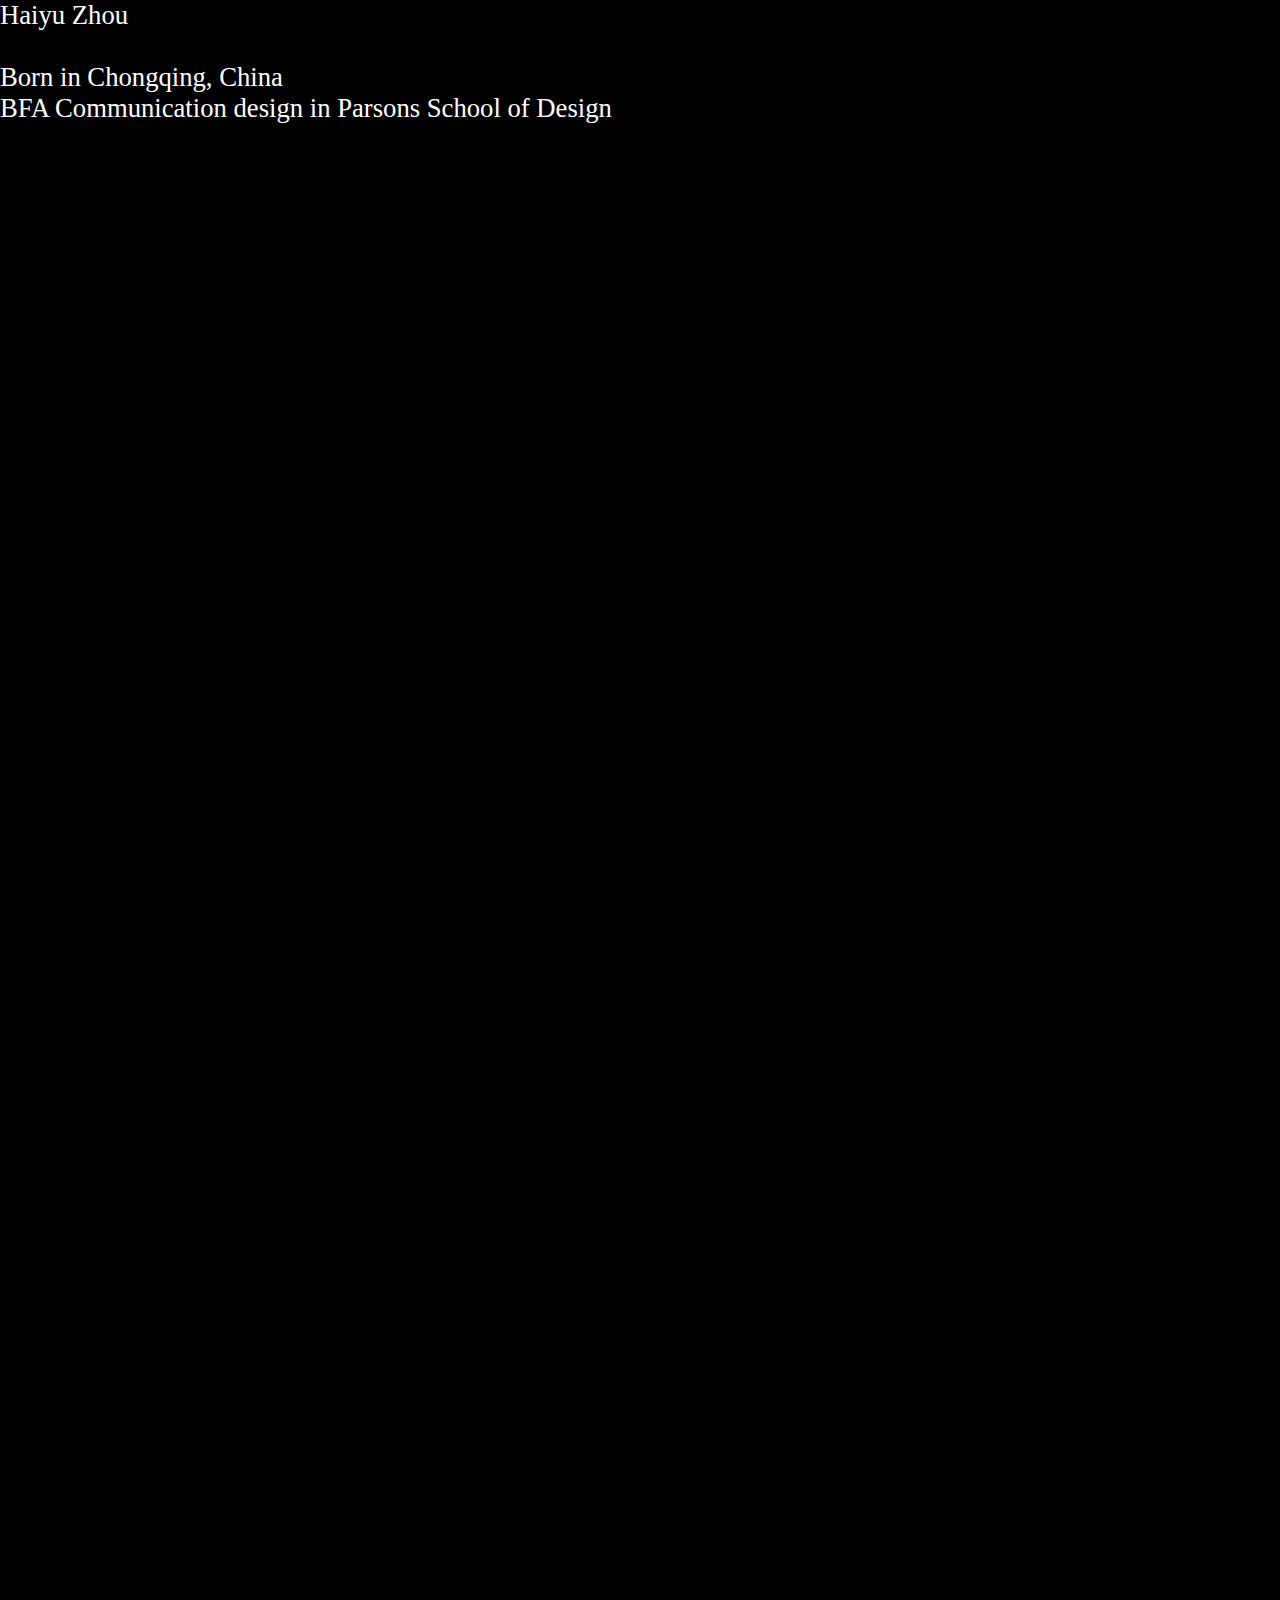
<file: info/index.html>
<!DOCTYPE html>
<html lang="en">
<head>
    <meta charset="UTF-8">
    <meta name="viewport" content="width=device-width, initial-scale=1.0">
    <link rel="stylesheet" type="text/css" href="../index.css" />
    <title>info</title>
</head>
<body>
    <p class="info-text">Haiyu Zhou
        <br>
        <br>
        Born in Chongqing, China
        <br>
        BFA Communication design in Parsons School of Design
    </p>
</body>
</html>
</file>
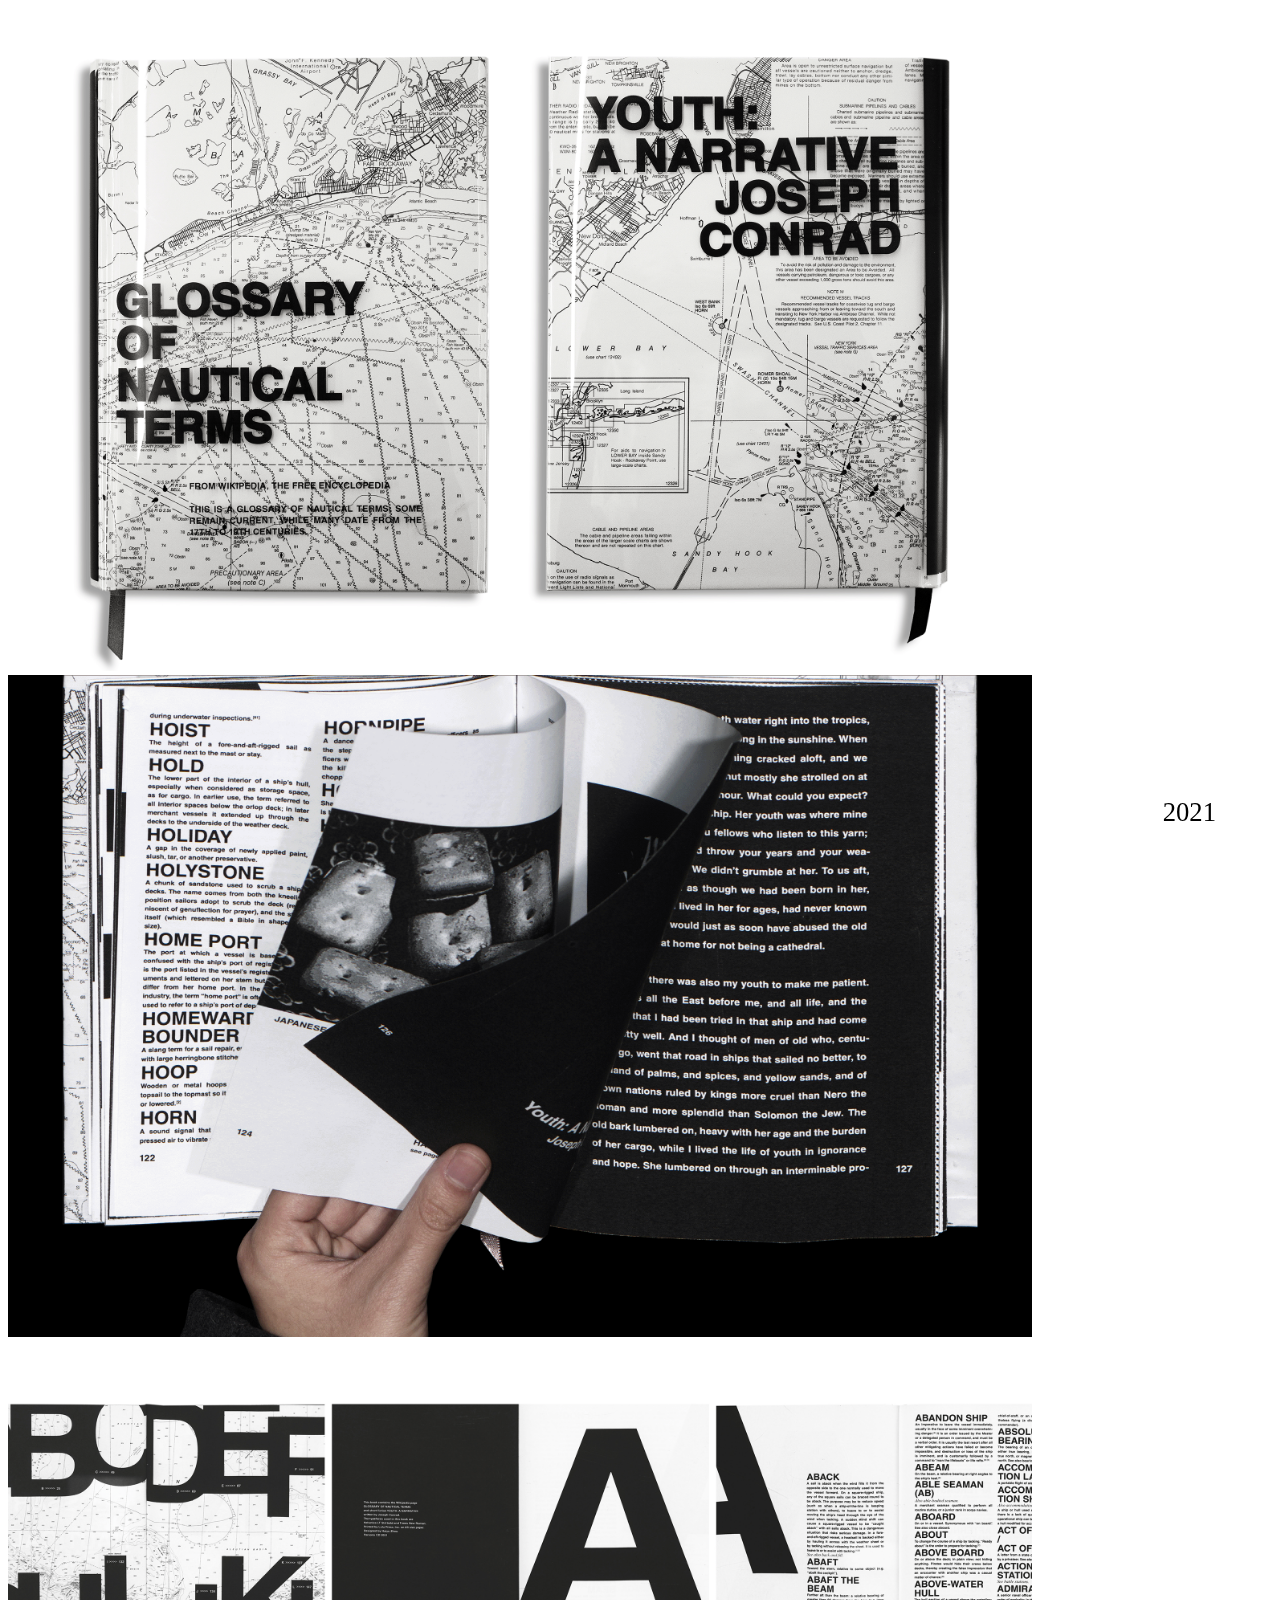
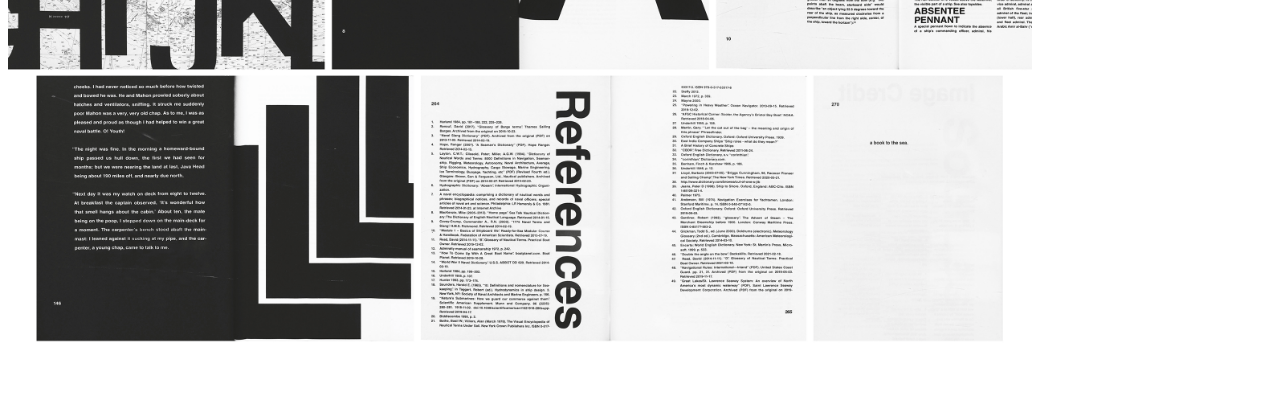
<file: nautical/index.html>
<!DOCTYPE html>
<html lang="en">
<head>
    <meta charset="UTF-8">
    <meta name="viewport" content="width=device-width, initial-scale=1.0">
    <title>Glossary of Nautical Terms / Youth: A Narrative</title>
    <link rel="stylesheet" type="text/css" href="index.css" />
</head>
<body>
    <img src="assets/Zhou_Haiyu_A Book to The Sea_1.png">
    <img src="assets/Zhou_Haiyu_A Book to The Sea_2.png">
    <img src="assets/Zhou_Haiyu_A Book to The Sea_3.png">
    <div id="info">
        <p>

</p>
    </div>
    <div id="time">
        <p>
            2021
        </p>
    </div>



</body>
</html>
</file>
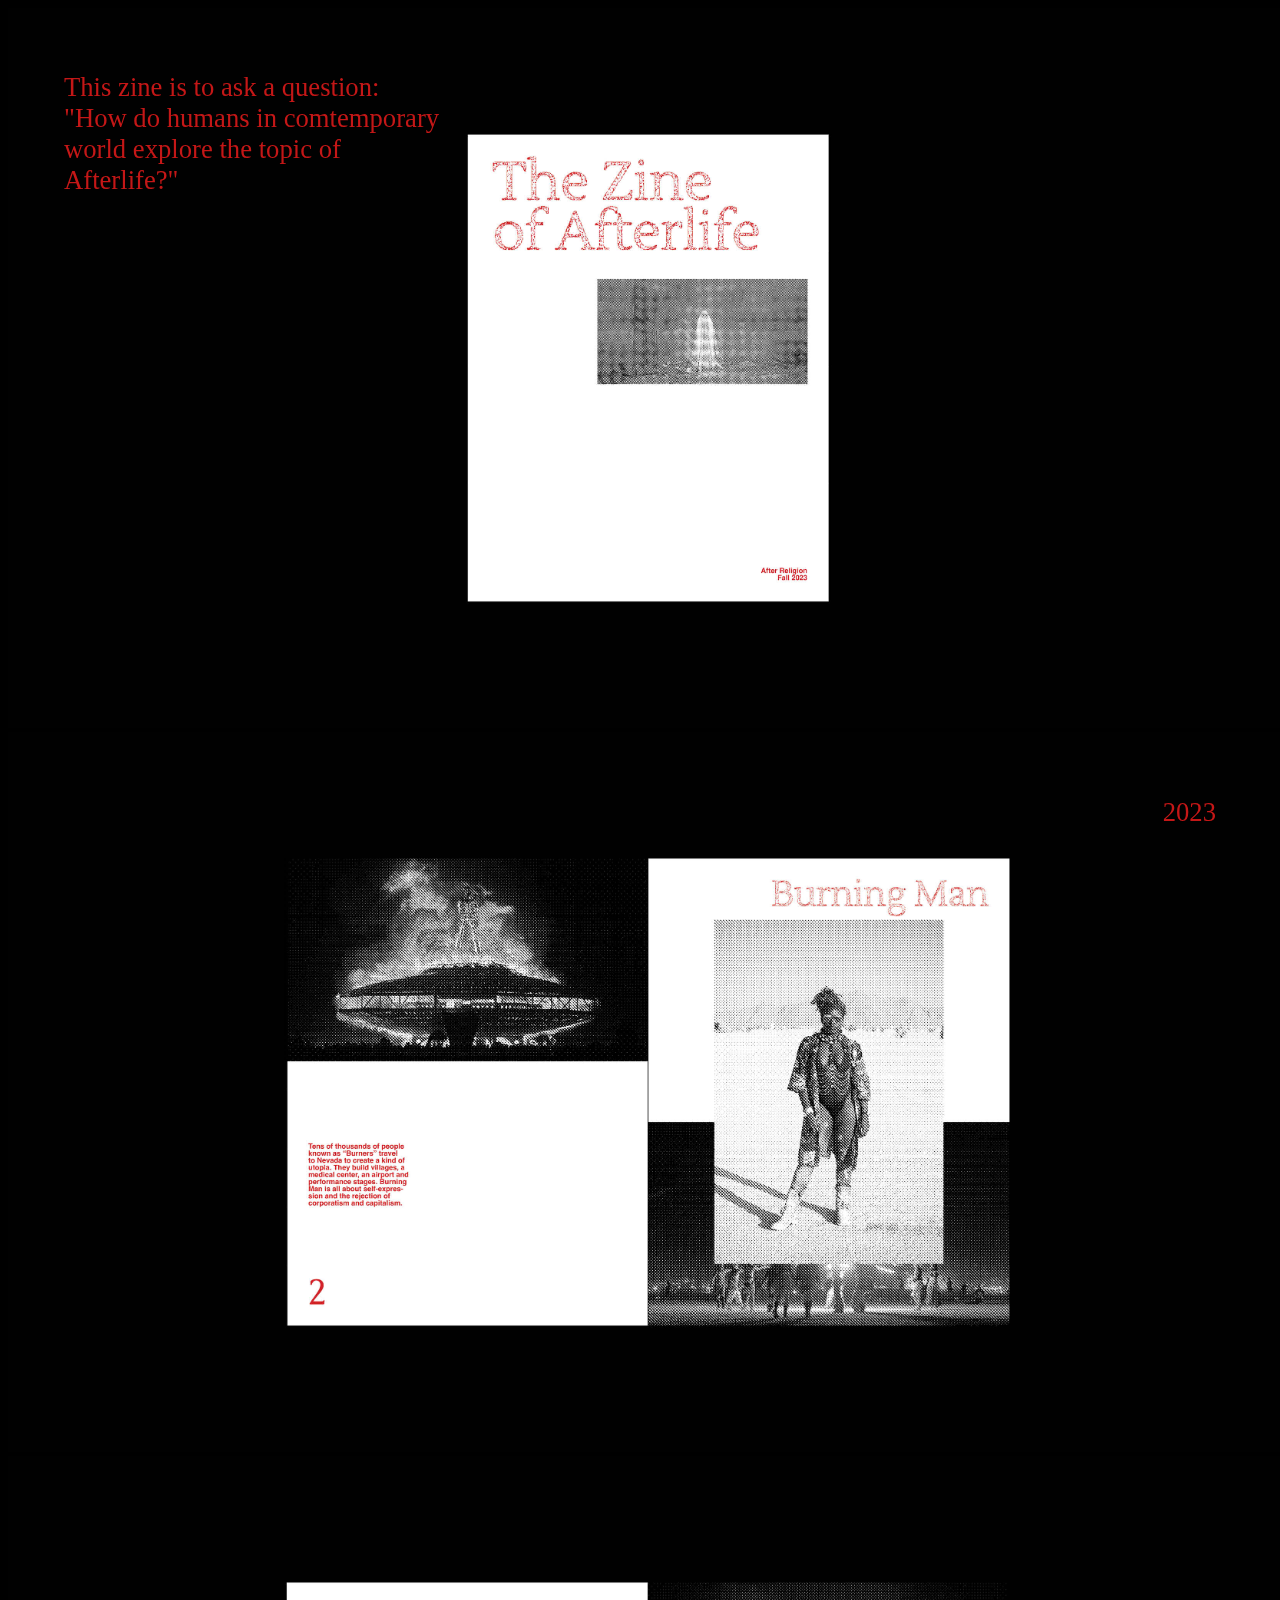
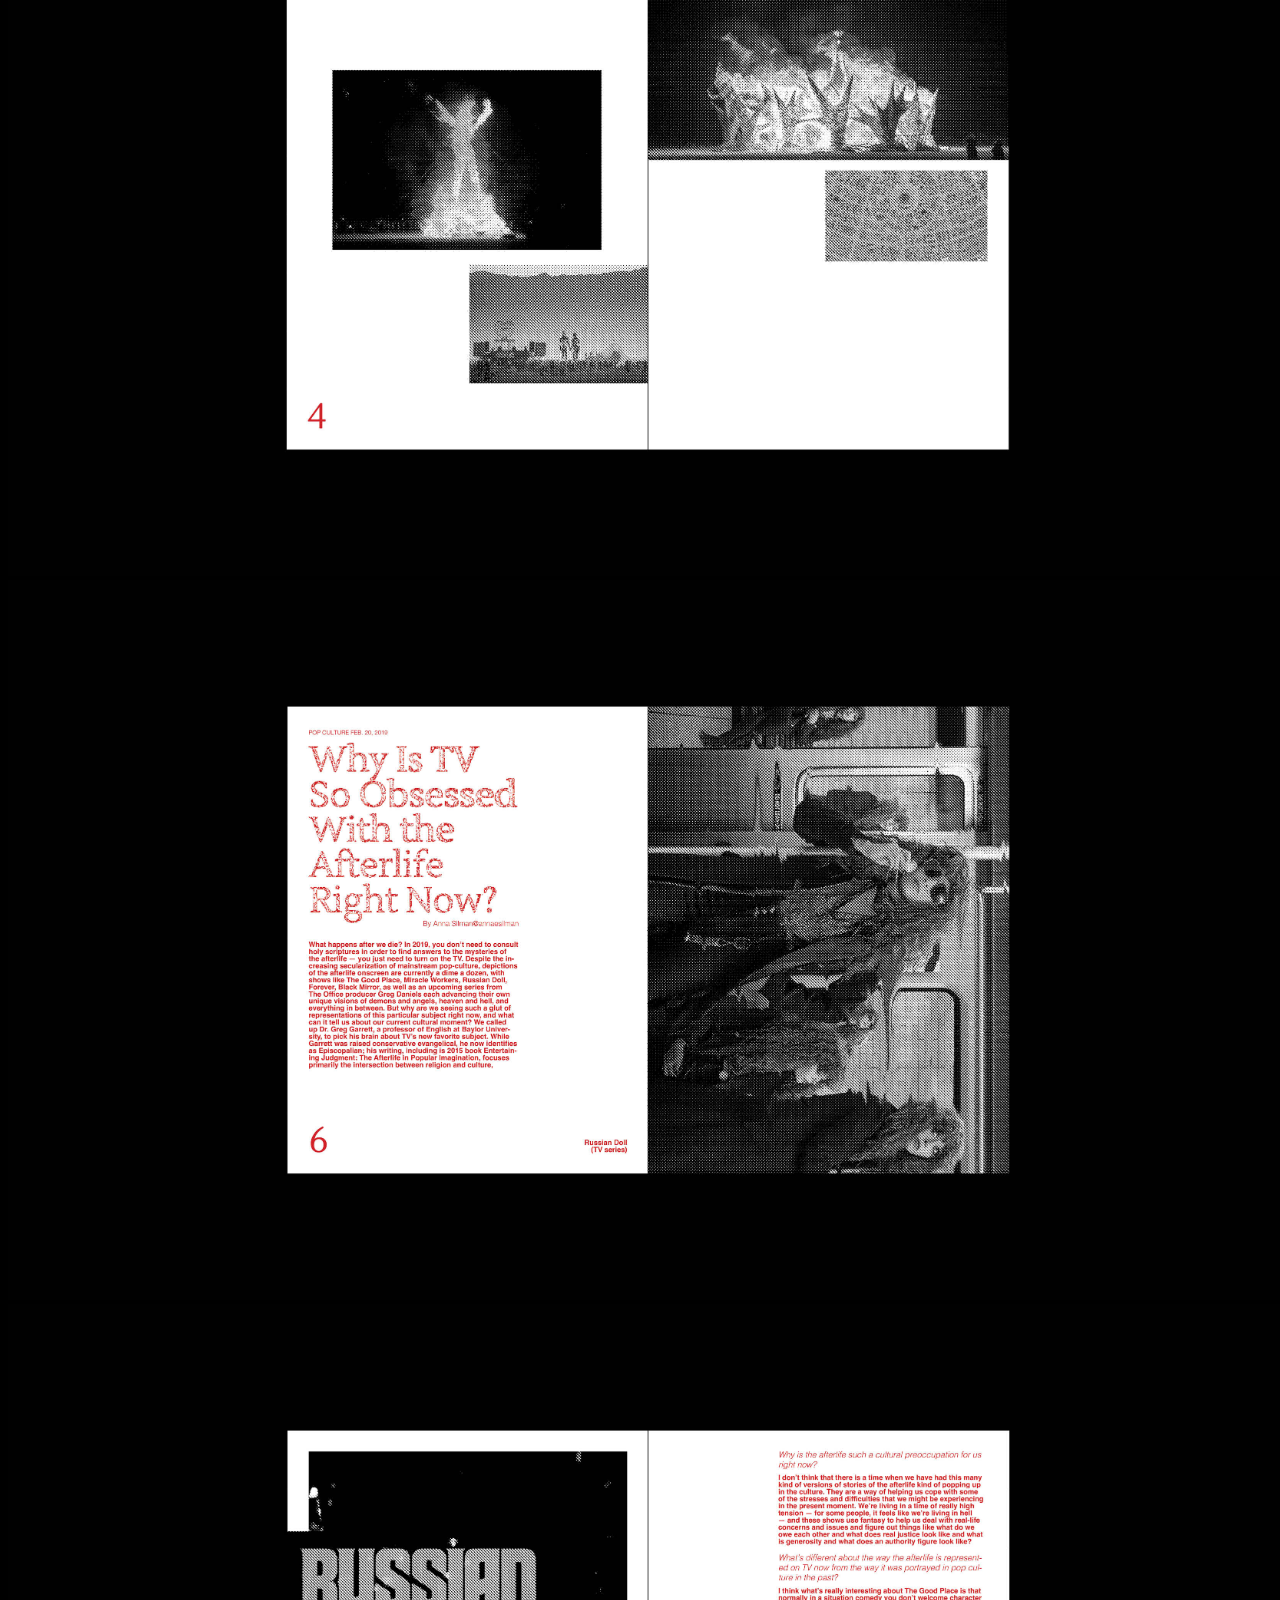
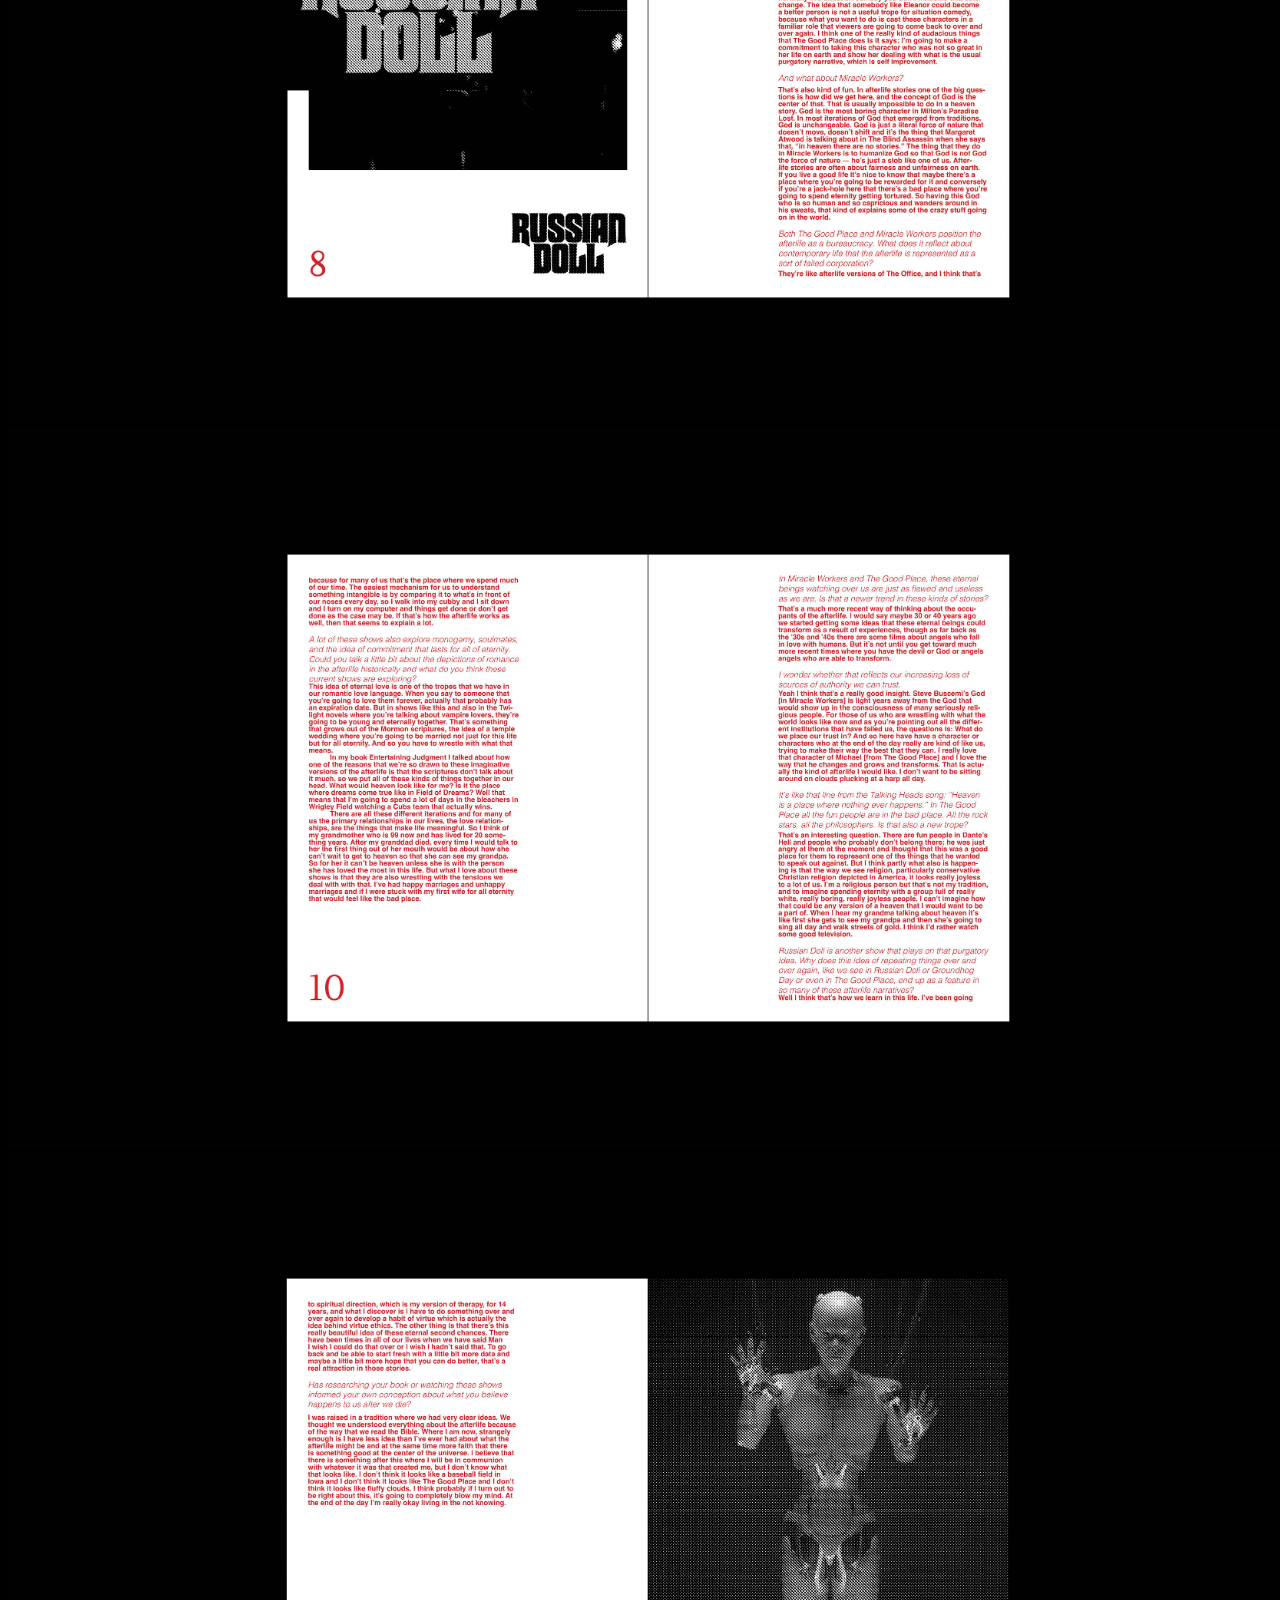
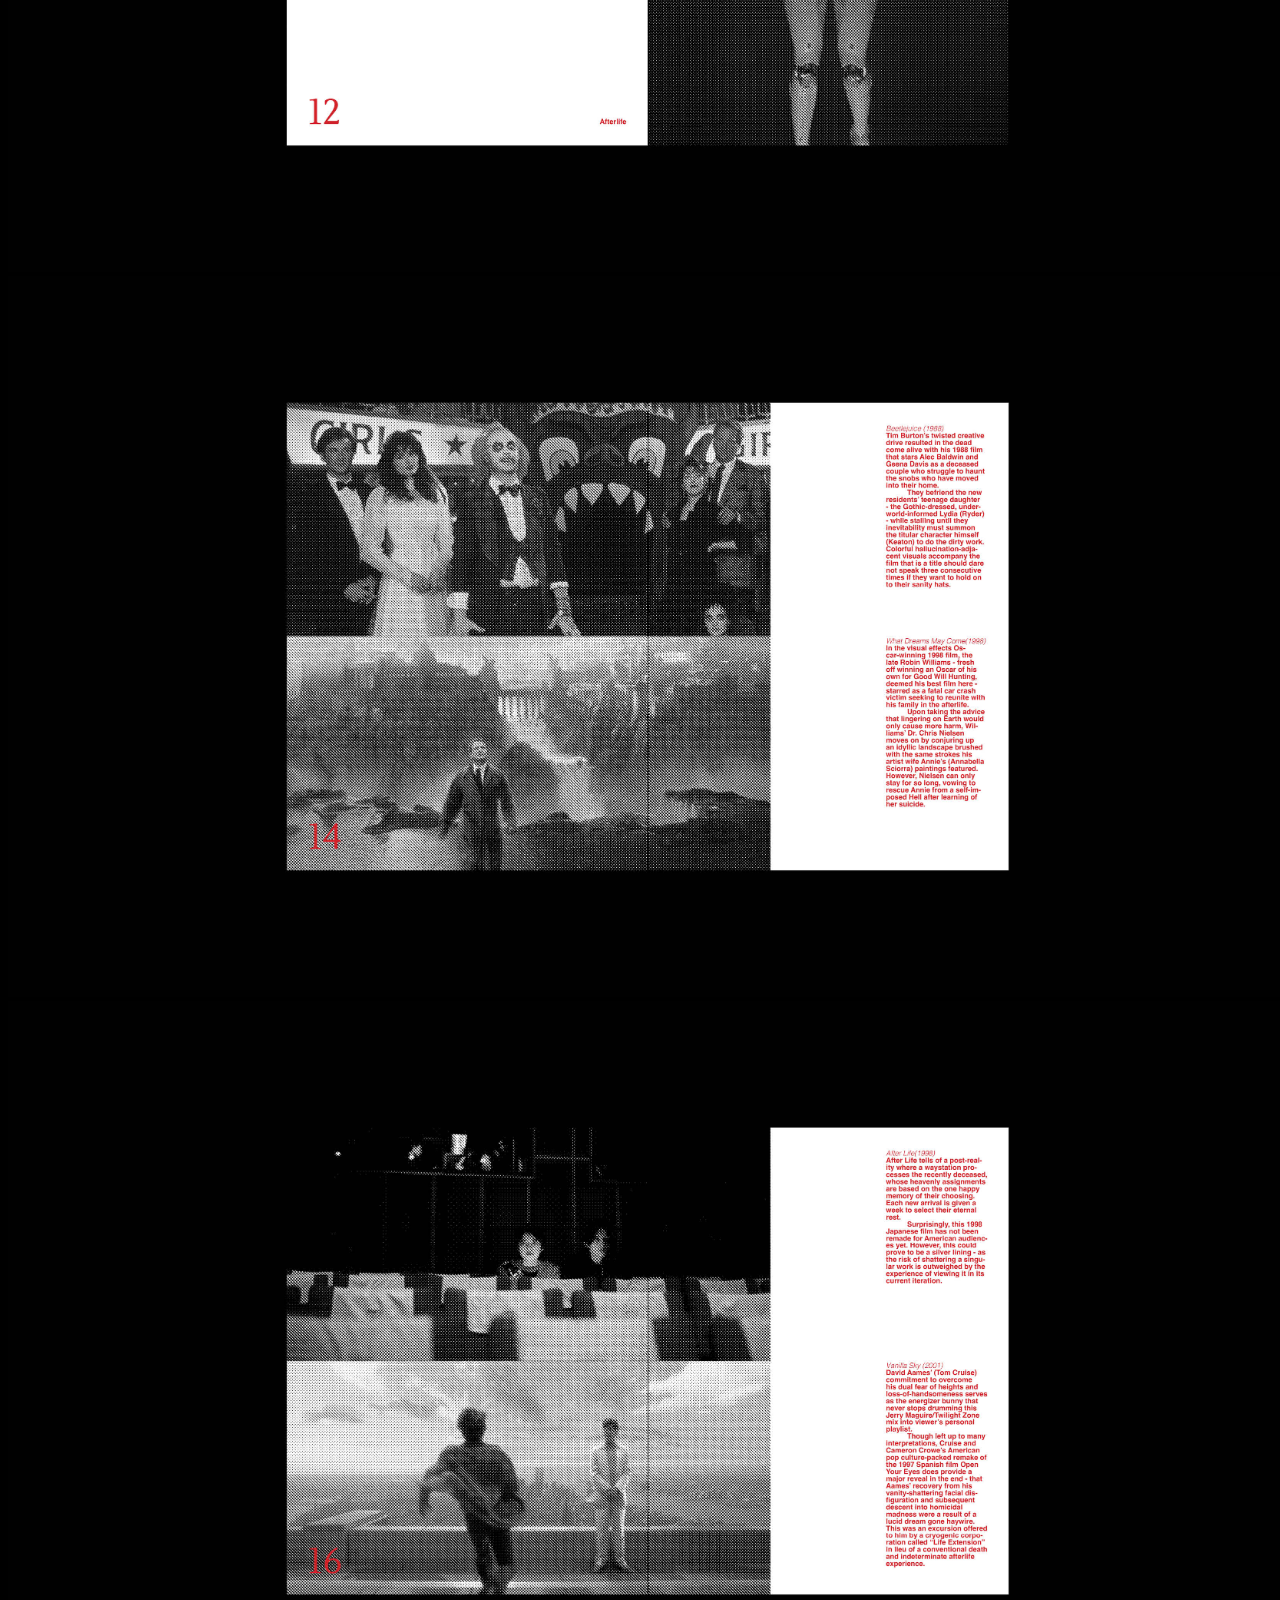
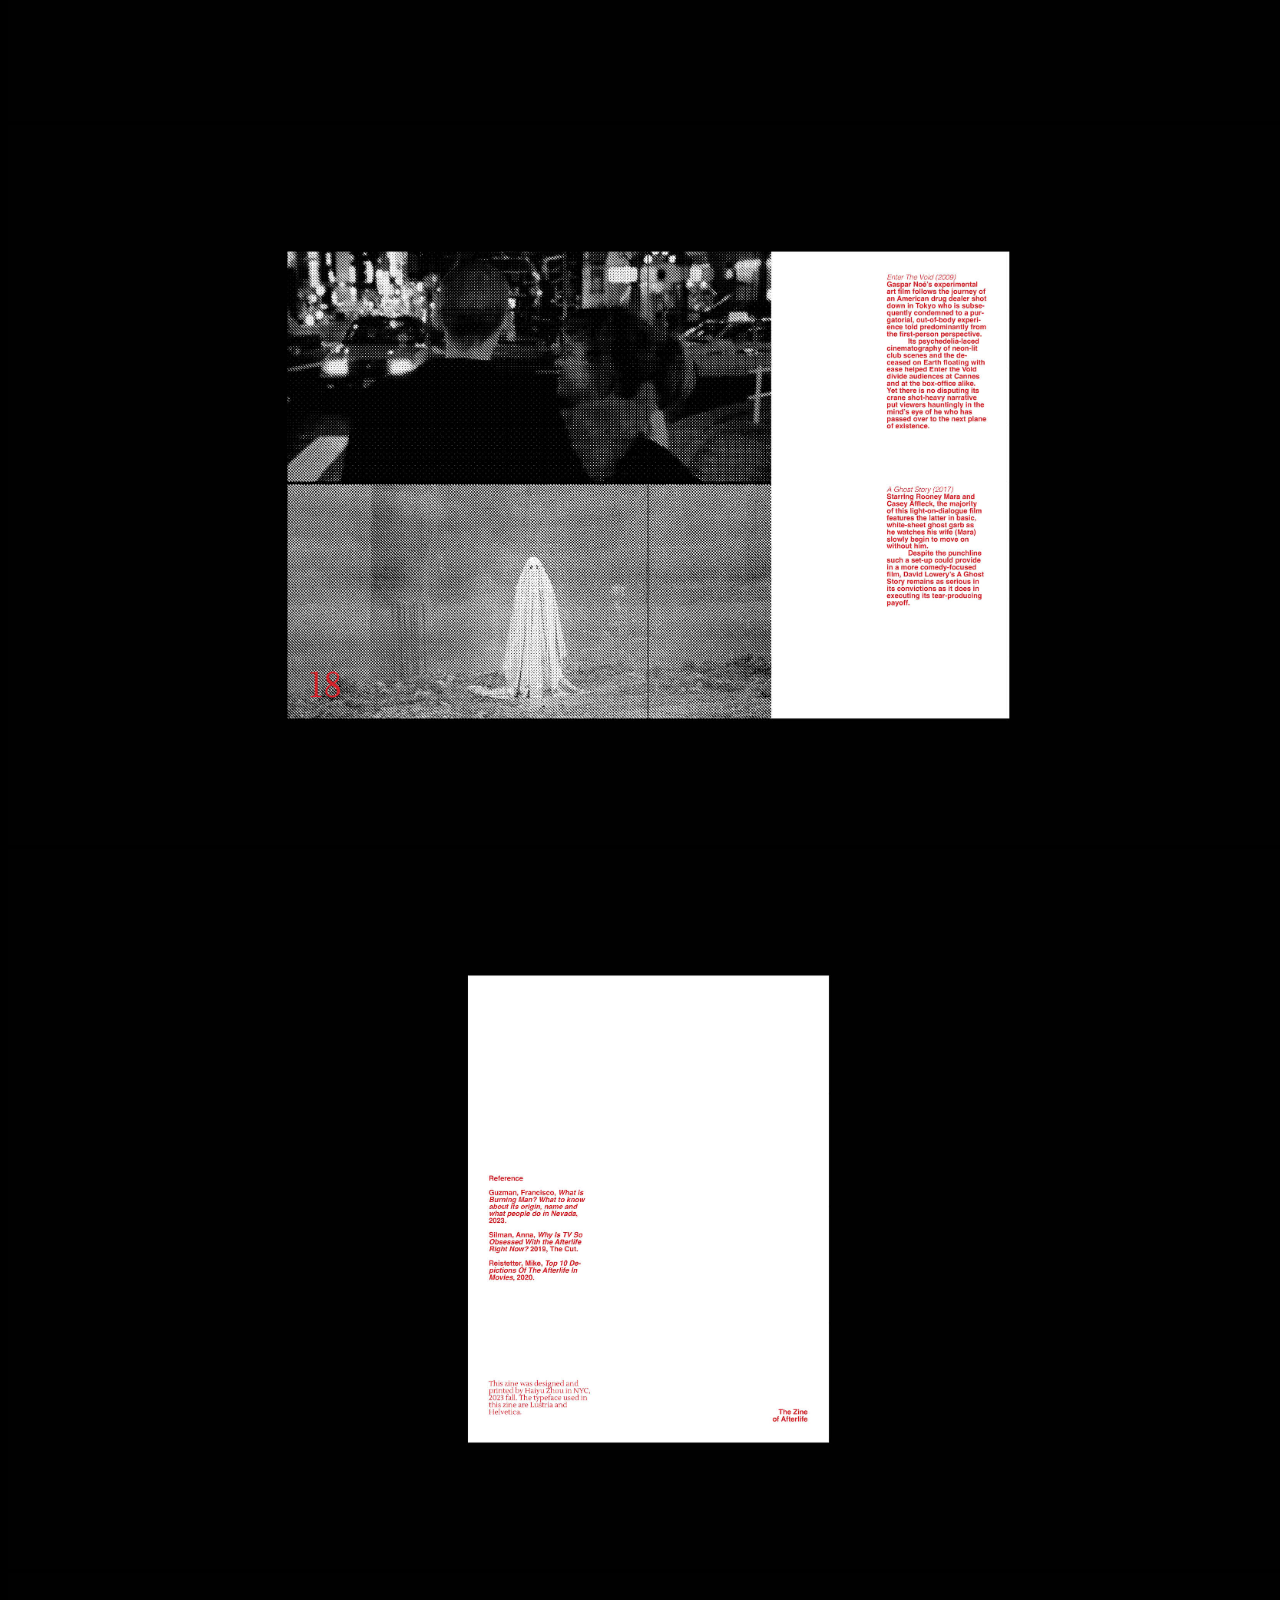
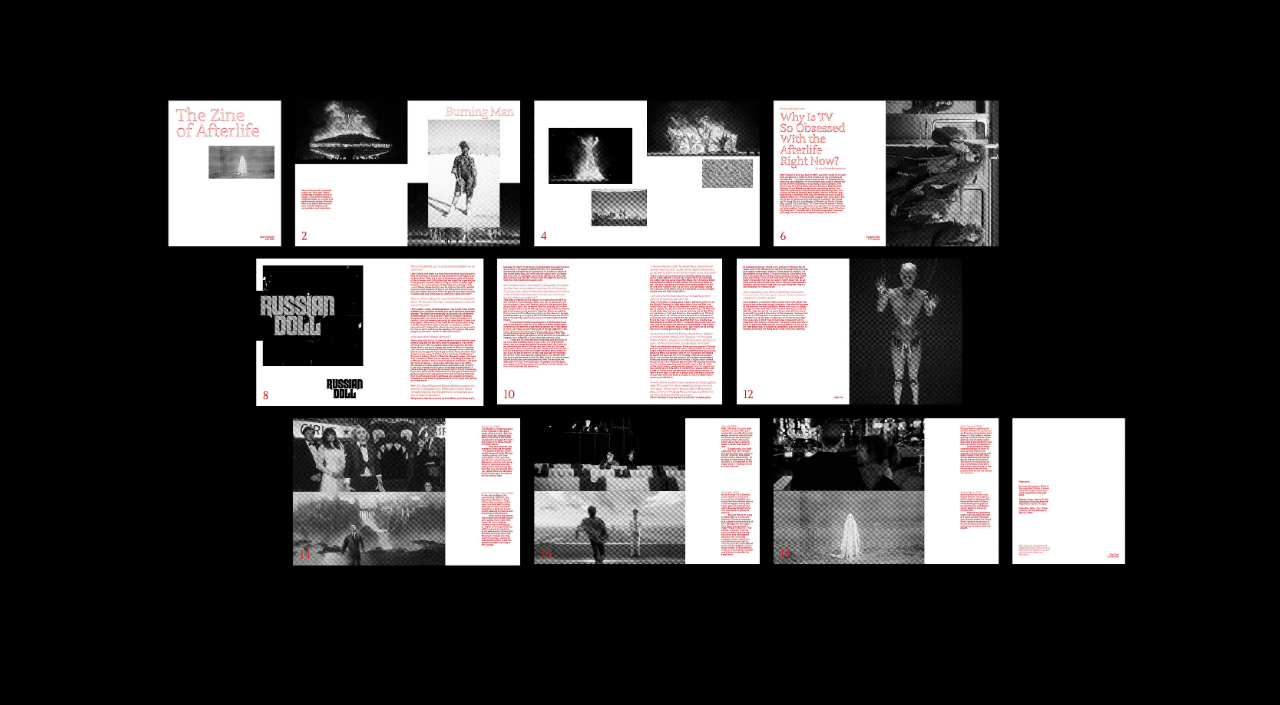
<file: zoaftlf/index.html>
<!DOCTYPE html>
<html lang="en">
<head>
    <meta charset="UTF-8">
    <meta name="viewport" content="width=device-width, initial-scale=1.0">
    <title>The Zine of Afterlife</title>
    <link rel="stylesheet" type="text/css" href="index.css" />
</head>
<body>
    <img src="assets/zoaftlf.jpg">
    <img src="assets/zoaftlf2.jpg">
    <img src="assets/zoaftlf3.jpg">
    <img src="assets/zoaftlf4.jpg">
    <img src="assets/zoaftlf5.jpg">
    <img src="assets/zoaftlf6.jpg">
    <img src="assets/zoaftlf7.jpg">
    <img src="assets/zoaftlf8.jpg">
    <img src="assets/zoaftlf9.jpg">
    <img src="assets/zoaftlf10.jpg">
    <img src="assets/zoaftlf11.jpg">
    <img src="assets/zoaftlf12.jpg">
    <div id="info">
        <p>
This zine is to ask a question: "How do humans in comtemporary world explore the topic of Afterlife?"
</p>
    </div>
    <div id="time">
        <p>
            2023
        </p>
    </div>



</body>
</html>
</file>
<file: index.css>
/*@font-face {
  font-family: "Inter";
  font-style: normal;
  font-weight: 100;
  font-display: swap;
  src: url("assets/fonts/Inter Web/Inter-Thin.woff2") format("woff2"),
    url("assets/fonts/Inter Web/Inter-Thin.woff") format("woff");
}

@font-face {
  font-family: "Geometria";
  src: url("assets/fonts/Geometria/Geometria-Light.woff2") format("woff2"),
    url("assets/fonts/Geometria/Geometria-Light.woff") format("woff");
  font-weight: 300;
  font-style: normal;
  font-display: swap;
}
*/

/*Noto Sans*/
@font-face {
  font-family: 'Noto Sans';
  src: url('assets/fonts/NotoSans/NotoSans-Italic.woff2') format('woff2'),
      url('assets/fonts/NotoSans/NotoSans-Italic.woff') format('woff');
  font-weight: normal;
  font-style: italic;
  font-display: swap;
}

@font-face {
  font-family: 'Noto Sans';
  src: url('assets/fonts/NotoSans/NotoSans-BoldItalic.woff2') format('woff2'),
      url('assets/fonts/NotoSans/NotoSans-BoldItalic.woff') format('woff');
  font-weight: bold;
  font-style: italic;
  font-display: swap;
}

@font-face {
  font-family: 'Noto Sans';
  src: url('assets/fonts/NotoSans/NotoSans.woff2') format('woff2'),
      url('assets/fonts/NotoSans/NotoSans.woff') format('woff');
  font-weight: normal;
  font-style: normal;
  font-display: swap;
}

@font-face {
  font-family: 'Noto Sans';
  src: url('assets/fonts/NotoSans/NotoSans-Bold.woff2') format('woff2'),
      url('assets/fonts/NotoSans/NotoSans-Bold.woff') format('woff');
  font-weight: bold;
  font-style: normal;
  font-display: swap;
}

/*Noto Sans Traditional Chinese*/
@font-face {
  font-family: 'NotoSansTC-Regular';
  src: url('assets/fonts/NotoSansTC/NotoSansTC-Regular-Alphabetic.woff2') format('woff2'),
      url('assets/fonts/NotoSansTC/NotoSansTC-Regular-Alphabetic.woff') format('woff');
  font-weight: normal;
  font-style: normal;
  font-display: swap;
}

/* Lustria*/

@font-face {
  font-family: 'Lustria';
  src: url('assets/fonts/Lustria-Regular.ttf') format('ttf');
}






/*Styles*/
*{
  box-sizing: border-box;
}

body {
    font-family: 'Lustria';
    font-weight: normal;
  font-style: normal;
    font-size: 80pt;
    margin: 0%;
    background-color: black;
    background-attachment: fixed;
    height: 300vh;
}

div#background{
  background-color: black;
  position: absolute;
  top:-5vh;
  height: 100vh;
}


a {
    color:black;
}
a:hover{
  text-decoration: none;
}

.lab-assignments:hover{
  color:rgb(11, 119, 190);
}


#top-bar{
  font-size: 20pt;
  position:sticky;
  top:1%;
  right:1%;
  text-align: right;
  color:black;
  text-decoration: underline;
}


#Studio-text{
margin-top: 50px;
}

#Lab-text{
  margin-top: 50px;
  }



  #Studio-title{
    font-size: 130pt;
    margin-top: 0;
    margin-bottom: 0;
  }

  #Lab-title{
    font-size: 130pt;
    margin-top: 0;
    margin-bottom: 0;
  }

  p{
    display: inline-block;
    text-decoration: underline;
  }

  p:hover{
    text-decoration: none;
  }

  #info{
    position:relative;
    margin-top: 0px;
    line-height: 1;
    height: 30vh;
    width: 100vw;
    background-color: black;
    display: flex;
    flex-direction: row;
  }

  .info-text{
    text-decoration: none;
    color:white;
    margin: 0;
    font-size: 20pt;
  }

  div#info-left{
    display: flex;
    flex-direction: column;
  }
  div#info-right{
    margin-left: 5vw;
    display: flex;
    flex-direction: column;
    
  }

  div.info-section{
    margin: 2vh;
    text-align: right;
  }

  div#section-1{
    background-color: white;
    z-index: 1000;
    height:200vh;
  }

  a.info-text:hover{
    color:rgb(11, 119, 190);
  }

  img.title-img{
    position: relative;
    height: 200px;
    width: auto;
    margin-top: 20px;
  }
</file>
<file: nautical/index.css>
body{
    background-attachment: fixed;
    background-color: white;
}
img{
    width: 80vw;
    height:auto;

}

div{
    position: fixed;
}

div#info{
    width: 30vw;
    top:5vh;
    left: 5vw;
}

div#time{
width: auto;
right: 5vw;
bottom: 5vh;
}

p{
    color: rgb(0, 0, 0);
    z-index: 1000;
    font-size: 20pt;
}
</file>
<file: zoaftlf/index.css>
body{
    background-attachment: fixed;
    background-color: black;
}
img{
    width: 100vw;
    height:auto;
}

div{
    position: fixed;
}

div#info{
    width: 30vw;
    top:5vh;
    left: 5vw;
}

div#time{
width: auto;
right: 5vw;
bottom: 5vh;
}

p{
    color: rgb(196, 23, 23);
    z-index: 1000;
    font-size: 20pt;
}
</file>
